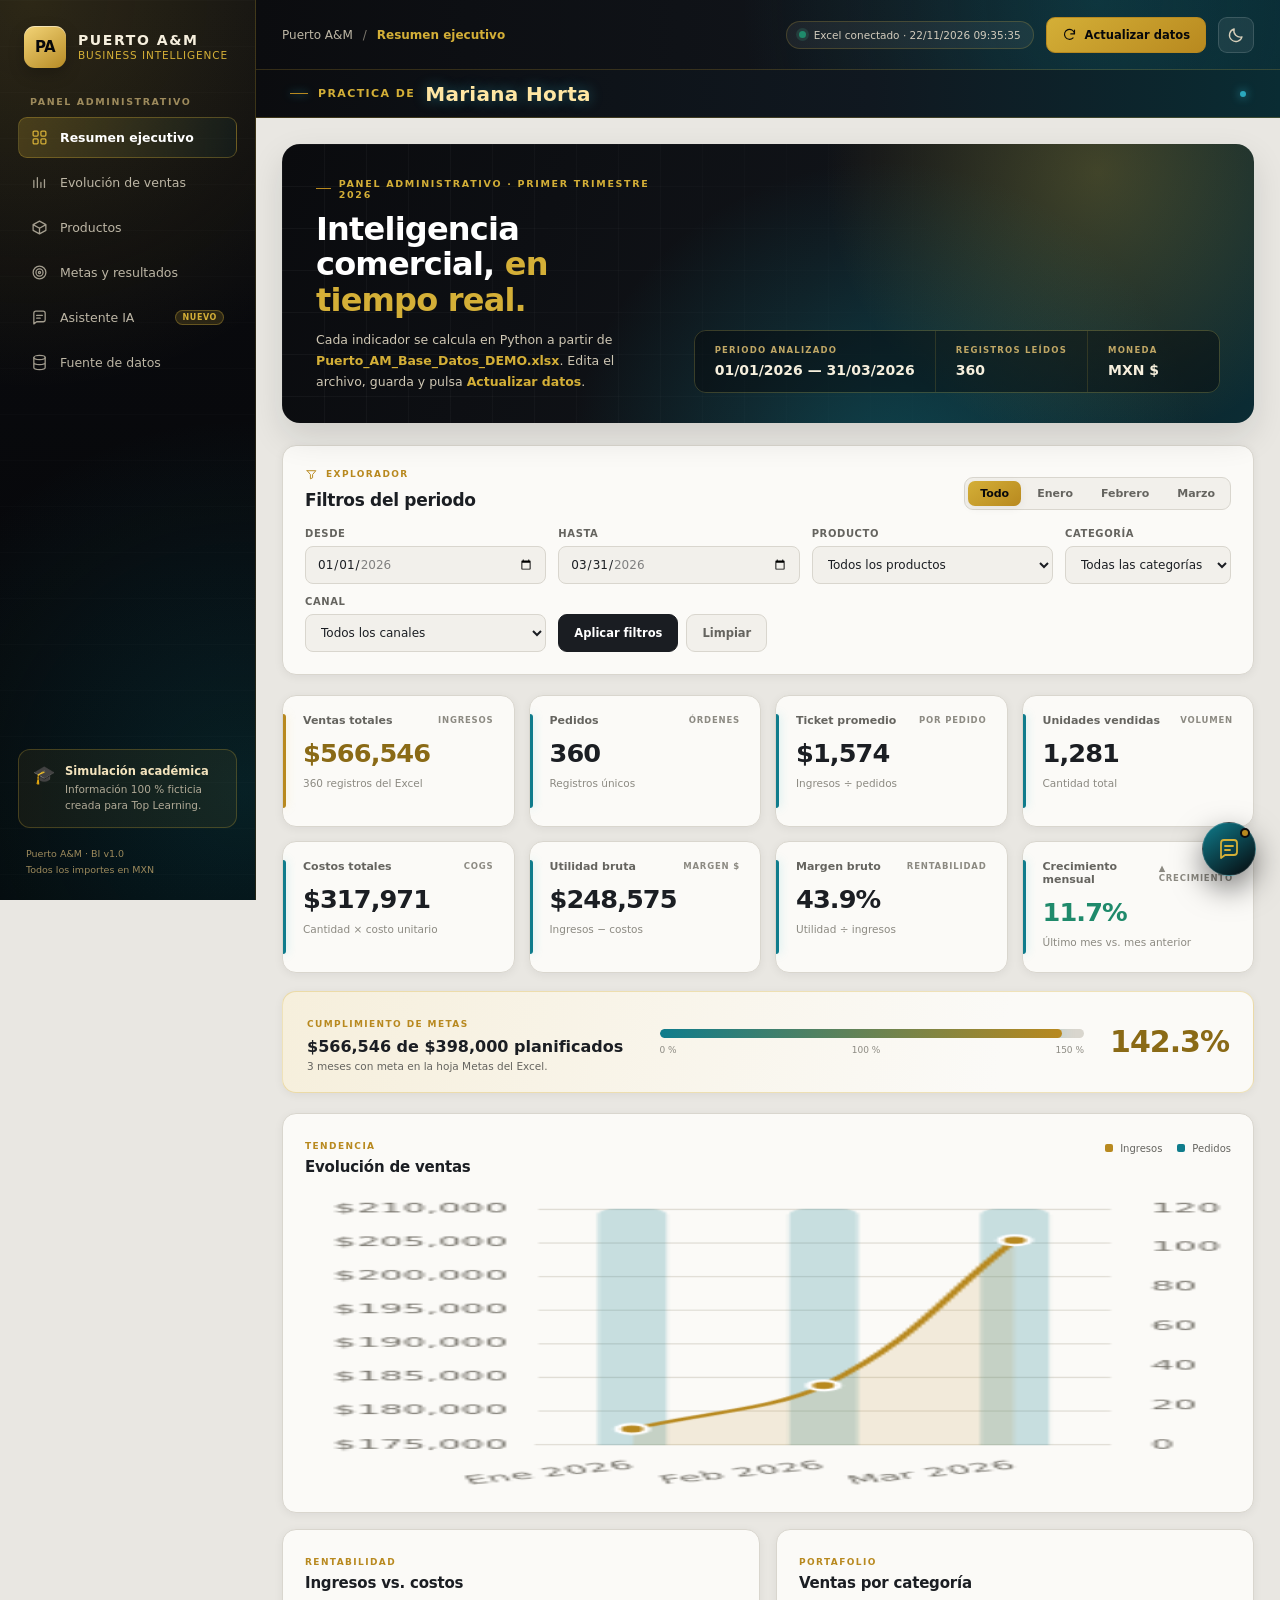
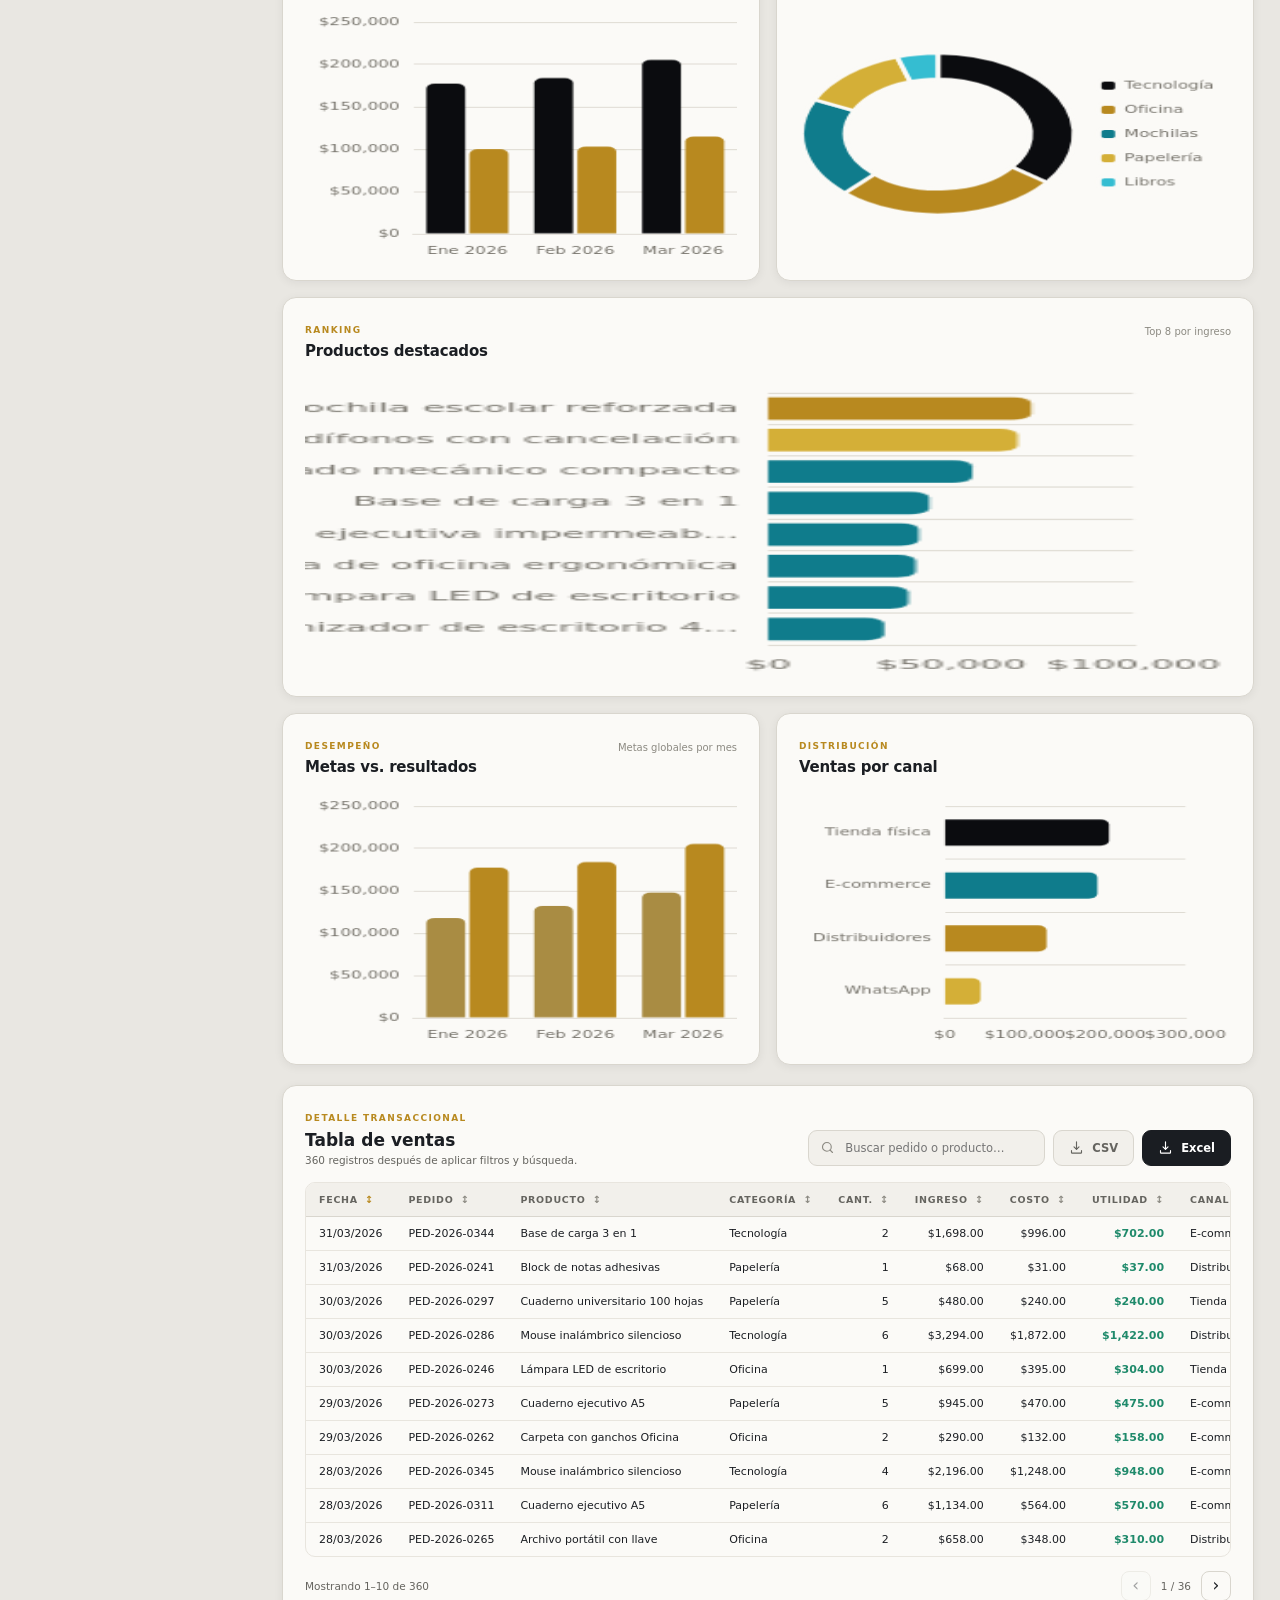
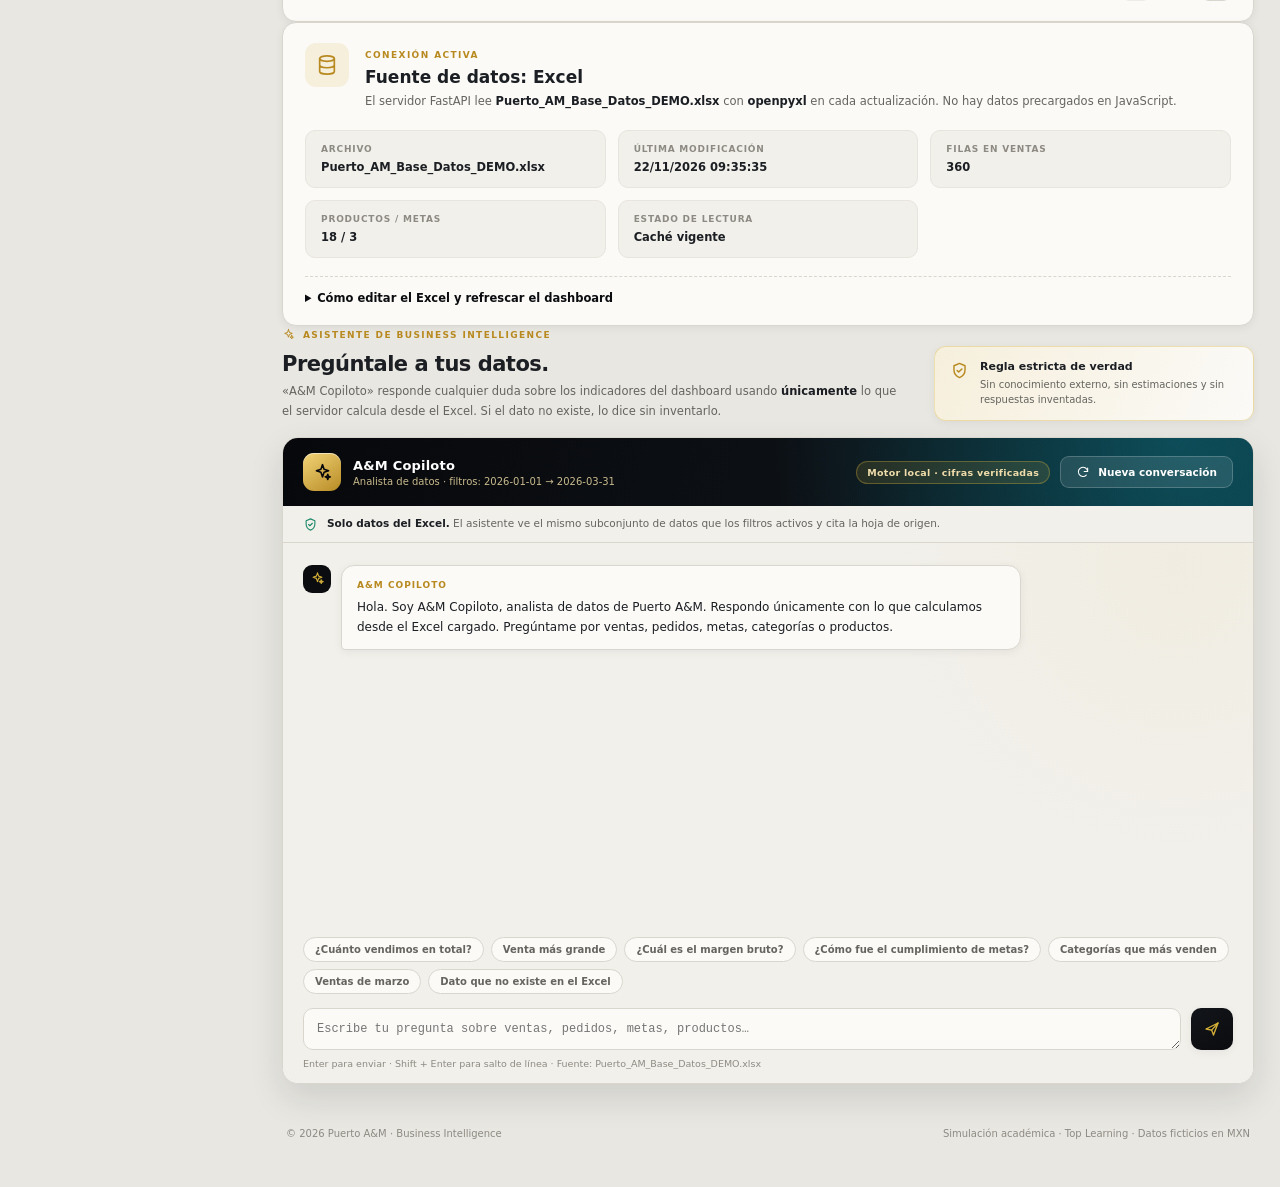
<file: index.html>
<!DOCTYPE html>
<html lang="es" data-theme="light">
<head>
  <meta charset="UTF-8">
  <meta name="viewport" content="width=device-width, initial-scale=1.0">
  <meta name="description" content="Puerto A&M Business Intelligence · dashboard conectado a Excel con datos ficticios para práctica académica.">
  <meta name="theme-color" content="#050608">
  <title>Puerto A&M | Business Intelligence</title>
  <link rel="stylesheet" href="styles.css">
</head>
<body>
  <svg class="sprite" aria-hidden="true" xmlns="http://www.w3.org/2000/svg">
    <symbol id="i-grid" viewBox="0 0 24 24"><rect x="3" y="3" width="7" height="7" rx="1.5"/><rect x="14" y="3" width="7" height="7" rx="1.5"/><rect x="3" y="14" width="7" height="7" rx="1.5"/><rect x="14" y="14" width="7" height="7" rx="1.5"/></symbol>
    <symbol id="i-chart" viewBox="0 0 24 24"><path d="M4 19V9m5 10V5m5 14v-7m5 7V8"/></symbol>
    <symbol id="i-box" viewBox="0 0 24 24"><path d="M12 3 3 8l9 5 9-5-9-5Zm-9 5v8l9 5 9-5V8M12 13v8"/></symbol>
    <symbol id="i-target" viewBox="0 0 24 24"><circle cx="12" cy="12" r="9"/><circle cx="12" cy="12" r="5"/><circle cx="12" cy="12" r="1.5"/></symbol>
    <symbol id="i-db" viewBox="0 0 24 24"><ellipse cx="12" cy="5" rx="8" ry="3"/><path d="M4 5v14c0 1.7 3.6 3 8 3s8-1.3 8-3V5M4 12c0 1.7 3.6 3 8 3s8-1.3 8-3"/></symbol>
    <symbol id="i-refresh" viewBox="0 0 24 24"><path d="M20 11a8 8 0 1 0-2.3 6.4M20 5v6h-6"/></symbol>
    <symbol id="i-download" viewBox="0 0 24 24"><path d="M12 3v12m0 0 4-4m-4 4-4-4M4 17v3a1 1 0 0 0 1 1h14a1 1 0 0 0 1-1v-3"/></symbol>
    <symbol id="i-search" viewBox="0 0 24 24"><circle cx="11" cy="11" r="7"/><path d="m20 20-4-4"/></symbol>
    <symbol id="i-menu" viewBox="0 0 24 24"><path d="M4 7h16M4 12h16M4 17h16"/></symbol>
    <symbol id="i-close" viewBox="0 0 24 24"><path d="M6 6l12 12M18 6 6 18"/></symbol>
    <symbol id="i-moon" viewBox="0 0 24 24"><path d="M20 14.5A8.5 8.5 0 0 1 9.5 4 8.5 8.5 0 1 0 20 14.5Z"/></symbol>
    <symbol id="i-sun" viewBox="0 0 24 24"><circle cx="12" cy="12" r="4"/><path d="M12 2v2m0 16v2M2 12h2m16 0h2M4.9 4.9l1.4 1.4m11.4 11.4 1.4 1.4M19.1 4.9l-1.4 1.4M6.3 17.7l-1.4 1.4"/></symbol>
    <symbol id="i-filter" viewBox="0 0 24 24"><path d="M4 5h16l-6 7v6l-4 2v-8L4 5Z"/></symbol>
    <symbol id="i-arrow" viewBox="0 0 24 24"><path d="M5 12h14m-5-5 5 5-5 5"/></symbol>
    <symbol id="i-chat" viewBox="0 0 24 24"><path d="M20 15a3 3 0 0 1-3 3H8l-4 3V6a3 3 0 0 1 3-3h10a3 3 0 0 1 3 3v9Z"/><path d="M8 9h8M8 13h5"/></symbol>
    <symbol id="i-spark" viewBox="0 0 24 24"><path d="m12 3 1.8 5.2L19 10l-5.2 1.8L12 17l-1.8-5.2L5 10l5.2-1.8L12 3Zm6 11 .8 2.2L21 17l-2.2.8L18 20l-.8-2.2L15 17l2.2-.8L18 14Z"/></symbol>
    <symbol id="i-send" viewBox="0 0 24 24"><path d="m4 12 16-8-6 16-2.5-6.5L4 12Z"/><path d="m11.5 13.5 8.5-9.5"/></symbol>
    <symbol id="i-shield" viewBox="0 0 24 24"><path d="M12 3 5 6v5c0 4.4 2.9 8.2 7 10 4.1-1.8 7-5.6 7-10V6l-7-3Z"/><path d="m9 12 2 2 4-4"/></symbol>
  </svg>

  <div class="app-shell">
    <div class="sidebar-backdrop" id="sidebarBackdrop" hidden></div>
    <aside class="sidebar" id="sidebar">
      <div class="brand">
        <div class="brand-mark" aria-hidden="true"><span>PA</span></div>
        <div class="brand-copy">
          <strong>PUERTO A&amp;M</strong>
          <span>Business Intelligence</span>
        </div>
        <button class="icon-button sidebar-close" id="sidebarClose" type="button" aria-label="Cerrar menú">
          <svg class="icon"><use href="#i-close"/></svg>
        </button>
      </div>

      <div class="nav-label">PANEL ADMINISTRATIVO</div>
      <nav class="nav" aria-label="Navegación principal">
        <a class="nav-item is-active" href="#resumen" data-section="resumen">
          <svg class="icon"><use href="#i-grid"/></svg><span>Resumen ejecutivo</span>
        </a>
        <a class="nav-item" href="#ventas" data-section="ventas">
          <svg class="icon"><use href="#i-chart"/></svg><span>Evolución de ventas</span>
        </a>
        <a class="nav-item" href="#productos" data-section="productos">
          <svg class="icon"><use href="#i-box"/></svg><span>Productos</span>
        </a>
        <a class="nav-item" href="#metas" data-section="metas">
          <svg class="icon"><use href="#i-target"/></svg><span>Metas y resultados</span>
        </a>
        <a class="nav-item" href="#asistente" data-section="asistente">
          <svg class="icon"><use href="#i-chat"/></svg><span>Asistente IA</span>
          <span class="nav-badge">NUEVO</span>
        </a>
        <a class="nav-item" href="#fuente" data-section="fuente">
          <svg class="icon"><use href="#i-db"/></svg><span>Fuente de datos</span>
        </a>
      </nav>

      <div class="sidebar-spacer"></div>
      <div class="sidebar-note">
        <div class="note-icon">🎓</div>
        <div>
          <strong>Simulación académica</strong>
          <p>Información 100 % ficticia creada para Top Learning.</p>
        </div>
      </div>
      <div class="sidebar-footer">Puerto A&amp;M · BI v1.0<br>Todos los importes en MXN</div>
    </aside>

    <div class="main-area">
      <header class="topbar">
        <button class="icon-button menu-button" id="menuButton" type="button" aria-label="Abrir menú">
          <svg class="icon"><use href="#i-menu"/></svg>
        </button>
        <div class="breadcrumb">
          <span>Puerto A&amp;M</span><b>/</b><strong id="crumbTitle">Resumen ejecutivo</strong>
        </div>
        <div class="topbar-actions">
          <div class="source-status" id="sourceStatus" title="Estado de la conexión con el Excel">
            <span class="status-dot" id="statusDot"></span>
            <span id="sourceLabel">Conectando con Excel…</span>
          </div>
          <button class="btn btn-primary" id="refreshButton" type="button">
            <svg class="icon"><use href="#i-refresh"/></svg><span>Actualizar datos</span>
          </button>
          <button class="icon-button" id="themeButton" type="button" aria-label="Cambiar tema" title="Cambiar tema">
            <svg class="icon"><use href="#i-moon"/></svg>
          </button>
        </div>
      </header>

      <div class="practice-name">Practica de <strong>Mariana Horta</strong></div>

      <main class="content">
        <section class="hero" id="resumen">
          <div class="hero-copy">
            <span class="eyebrow"><i></i> PANEL ADMINISTRATIVO · PRIMER TRIMESTRE 2026</span>
            <h1>Inteligencia comercial, <em>en tiempo real.</em></h1>
            <p>Cada indicador se calcula en Python a partir de <strong>Puerto_AM_Base_Datos_DEMO.xlsx</strong>. Edita el archivo, guarda y pulsa <strong>Actualizar datos</strong>.</p>
          </div>
          <div class="hero-facts">
            <div class="fact"><span>PERIODO ANALIZADO</span><strong id="factPeriod">—</strong></div>
            <div class="fact"><span>REGISTROS LEÍDOS</span><strong id="factRecords">—</strong></div>
            <div class="fact"><span>MONEDA</span><strong>MXN $</strong></div>
          </div>
        </section>

        <div class="error-banner" id="errorBanner" hidden role="alert">
          <strong>No se pudo leer el Excel.</strong>
          <span id="errorDetail"></span>
          <button class="text-button" id="retryButton" type="button">Reintentar</button>
        </div>

        <section class="filter-card" aria-label="Filtros del dashboard">
          <div class="filter-head">
            <div>
              <span class="eyebrow small"><svg class="icon"><use href="#i-filter"/></svg> EXPLORADOR</span>
              <h2>Filtros del periodo</h2>
            </div>
            <div class="quick-ranges" id="quickRanges" role="group" aria-label="Rangos rápidos">
              <button type="button" data-range="all" class="is-active">Todo</button>
              <button type="button" data-range="2026-01">Enero</button>
              <button type="button" data-range="2026-02">Febrero</button>
              <button type="button" data-range="2026-03">Marzo</button>
            </div>
          </div>
          <div class="filter-grid">
            <label class="field"><span>Desde</span><input type="date" id="dateFrom"></label>
            <label class="field"><span>Hasta</span><input type="date" id="dateTo"></label>
            <label class="field"><span>Producto</span><select id="productFilter"><option value="">Todos los productos</option></select></label>
            <label class="field"><span>Categoría</span><select id="categoryFilter"><option value="">Todas las categorías</option></select></label>
            <label class="field"><span>Canal</span><select id="channelFilter"><option value="">Todos los canales</option></select></label>
            <div class="filter-actions">
              <button class="btn btn-dark" id="applyFilters" type="button">Aplicar filtros</button>
              <button class="btn btn-quiet" id="clearFilters" type="button">Limpiar</button>
            </div>
          </div>
        </section>

        <section class="kpi-grid" aria-label="Indicadores clave">
          <article class="kpi-card accent"><div class="kpi-top"><span>Ventas totales</span><span class="kpi-tag">Ingresos</span></div><strong class="kpi-value" id="kpiIngresos">—</strong><span class="kpi-sub" id="kpiIngresosSub">Suma del periodo filtrado</span></article>
          <article class="kpi-card"><div class="kpi-top"><span>Pedidos</span><span class="kpi-tag">Órdenes</span></div><strong class="kpi-value" id="kpiPedidos">—</strong><span class="kpi-sub" id="kpiPedidosSub">Registros únicos</span></article>
          <article class="kpi-card"><div class="kpi-top"><span>Ticket promedio</span><span class="kpi-tag">Por pedido</span></div><strong class="kpi-value" id="kpiTicket">—</strong><span class="kpi-sub">Ingresos ÷ pedidos</span></article>
          <article class="kpi-card"><div class="kpi-top"><span>Unidades vendidas</span><span class="kpi-tag">Volumen</span></div><strong class="kpi-value" id="kpiUnidades">—</strong><span class="kpi-sub" id="kpiUnidadesSub">Cantidad total</span></article>
          <article class="kpi-card"><div class="kpi-top"><span>Costos totales</span><span class="kpi-tag">COGS</span></div><strong class="kpi-value" id="kpiCostos">—</strong><span class="kpi-sub">Cantidad × costo unitario</span></article>
          <article class="kpi-card"><div class="kpi-top"><span>Utilidad bruta</span><span class="kpi-tag">Margen $</span></div><strong class="kpi-value" id="kpiUtilidad">—</strong><span class="kpi-sub">Ingresos − costos</span></article>
          <article class="kpi-card"><div class="kpi-top"><span>Margen bruto</span><span class="kpi-tag">Rentabilidad</span></div><strong class="kpi-value" id="kpiMargen">—</strong><span class="kpi-sub">Utilidad ÷ ingresos</span></article>
          <article class="kpi-card"><div class="kpi-top"><span>Crecimiento mensual</span><span class="kpi-tag" id="growthTag">Mgto.</span></div><strong class="kpi-value" id="kpiCrecimiento">—</strong><span class="kpi-sub" id="kpiCrecimientoSub">Último mes vs. anterior</span></article>
        </section>

        <section class="attainment-strip">
          <div class="attainment-copy">
            <span class="eyebrow small">CUMPLIMIENTO DE METAS</span>
            <h2 id="attainmentTitle">—</h2>
            <p id="attainmentSub">Ingresos reales frente a metas mensuales de la hoja <strong>Metas</strong>.</p>
          </div>
          <div class="attainment-bar">
            <div class="attainment-track"><div class="attainment-fill" id="attainmentFill"></div></div>
            <div class="attainment-scale"><span>0 %</span><span>100 %</span><span>150 %</span></div>
          </div>
          <div class="attainment-value" id="attainmentValue">—</div>
        </section>

        <section class="charts-grid">
          <article class="panel chart-panel span-8" id="ventas">
            <div class="panel-head">
              <div><span class="eyebrow small">TENDENCIA</span><h3>Evolución de ventas</h3></div>
              <div class="legend-custom"><span class="dot gold"></span> Ingresos <span class="dot petroleum"></span> Pedidos</div>
            </div>
            <div class="chart-box tall"><canvas id="trendChart"></canvas><div class="chart-empty" hidden>Sin datos para el filtro seleccionado.</div></div>
          </article>

          <article class="panel chart-panel span-4">
            <div class="panel-head"><div><span class="eyebrow small">RENTABILIDAD</span><h3>Ingresos vs. costos</h3></div></div>
            <div class="chart-box"><canvas id="revenueCostChart"></canvas><div class="chart-empty" hidden>Sin datos para el filtro seleccionado.</div></div>
          </article>

          <article class="panel chart-panel span-4" id="categorias">
            <div class="panel-head"><div><span class="eyebrow small">PORTAFOLIO</span><h3>Ventas por categoría</h3></div></div>
            <div class="chart-box"><canvas id="categoryChart"></canvas><div class="chart-empty" hidden>Sin datos para el filtro seleccionado.</div></div>
          </article>

          <article class="panel chart-panel span-8" id="productos">
            <div class="panel-head">
              <div><span class="eyebrow small">RANKING</span><h3>Productos destacados</h3></div>
              <span class="panel-note">Top 8 por ingreso</span>
            </div>
            <div class="chart-box tall"><canvas id="productsChart"></canvas><div class="chart-empty" hidden>Sin datos para el filtro seleccionado.</div></div>
          </article>

          <article class="panel chart-panel span-6" id="metas">
            <div class="panel-head">
              <div><span class="eyebrow small">DESEMPEÑO</span><h3>Metas vs. resultados</h3></div>
              <span class="panel-note">Metas globales por mes</span>
            </div>
            <div class="chart-box"><canvas id="goalsChart"></canvas><div class="chart-empty" hidden>Sin datos para el filtro seleccionado.</div></div>
          </article>

          <article class="panel chart-panel span-6">
            <div class="panel-head"><div><span class="eyebrow small">DISTRIBUCIÓN</span><h3>Ventas por canal</h3></div></div>
            <div class="chart-box"><canvas id="channelsChart"></canvas><div class="chart-empty" hidden>Sin datos para el filtro seleccionado.</div></div>
          </article>
        </section>

        <section class="panel table-panel" id="tabla">
          <div class="table-head">
            <div><span class="eyebrow small">DETALLE TRANSACCIONAL</span><h2>Tabla de ventas</h2><p id="tableSummary">—</p></div>
            <div class="table-actions">
              <label class="search-box"><svg class="icon"><use href="#i-search"/></svg><input type="search" id="tableSearch" placeholder="Buscar pedido o producto…"></label>
              <button class="btn btn-quiet" id="exportCsv" type="button"><svg class="icon"><use href="#i-download"/></svg> CSV</button>
              <button class="btn btn-dark" id="exportXlsx" type="button"><svg class="icon"><use href="#i-download"/></svg> Excel</button>
            </div>
          </div>
          <div class="table-scroll">
            <table>
              <thead><tr>
                <th data-sort="fecha">Fecha <span class="sort-mark">↕</span></th>
                <th data-sort="pedido">Pedido <span class="sort-mark">↕</span></th>
                <th data-sort="producto">Producto <span class="sort-mark">↕</span></th>
                <th data-sort="categoria">Categoría <span class="sort-mark">↕</span></th>
                <th class="num" data-sort="cantidad">Cant. <span class="sort-mark">↕</span></th>
                <th class="num" data-sort="ingreso">Ingreso <span class="sort-mark">↕</span></th>
                <th class="num" data-sort="costo">Costo <span class="sort-mark">↕</span></th>
                <th class="num" data-sort="utilidad">Utilidad <span class="sort-mark">↕</span></th>
                <th>Canal</th>
              </tr></thead>
              <tbody id="salesBody"><tr><td colspan="9" class="loading-row">Cargando datos del Excel…</td></tr></tbody>
            </table>
          </div>
          <div class="table-footer">
            <span id="tableInfo">—</span>
            <div class="pagination">
              <button class="page-btn" id="prevPage" type="button" aria-label="Página anterior">‹</button>
              <span id="pageLabel">1 / 1</span>
              <button class="page-btn" id="nextPage" type="button" aria-label="Página siguiente">›</button>
            </div>
          </div>
        </section>

        <section class="panel source-panel" id="fuente">
          <div class="source-main">
            <div class="source-icon"><svg class="icon"><use href="#i-db"/></svg></div>
            <div>
              <span class="eyebrow small">CONEXIÓN ACTIVA</span>
              <h2>Fuente de datos: Excel</h2>
              <p>El servidor FastAPI lee <strong id="fileName">—</strong> con <strong>openpyxl</strong> en cada actualización. No hay datos precargados en JavaScript.</p>
            </div>
          </div>
          <dl class="source-facts">
            <div><dt>Archivo</dt><dd id="sourceFile">—</dd></div>
            <div><dt>Última modificación</dt><dd id="sourceModified">—</dd></div>
            <div><dt>Filas en Ventas</dt><dd id="sourceRows">—</dd></div>
            <div><dt>Productos / Metas</dt><dd id="sourceCounts">—</dd></div>
            <div><dt>Estado de lectura</dt><dd id="sourceCache">—</dd></div>
          </dl>
          <details class="source-help">
            <summary>Cómo editar el Excel y refrescar el dashboard</summary>
            <ol>
              <li>Abre <code>data/Puerto_AM_Base_Datos_DEMO.xlsx</code> en Excel.</li>
              <li>Modifica cantidades, precios o costos en la hoja <strong>Ventas</strong> y guarda (Ctrl + S).</li>
              <li>Vuelve al dashboard y pulsa <strong>Actualizar datos</strong> en la barra superior.</li>
              <li>Los KPIs, gráficos y la tabla se recalculan desde el archivo guardado.</li>
            </ol>
            <p class="disclaimer">Todo lo mostrado es información ficticia para práctica académica de Top Learning. No representa operaciones reales de Puerto A&amp;M.</p>
          </details>
        </section>

        <section class="chat-section" id="asistente">
          <div class="chat-intro">
            <div>
              <span class="eyebrow small"><svg class="icon"><use href="#i-spark"/></svg> ASISTENTE DE BUSINESS INTELLIGENCE</span>
              <h2>Pregúntale a tus datos.</h2>
              <p>«A&M Copiloto» responde cualquier duda sobre los indicadores del dashboard usando <strong>únicamente</strong> lo que el servidor calcula desde el Excel. Si el dato no existe, lo dice sin inventarlo.</p>
            </div>
            <div class="chat-rule">
              <svg class="icon"><use href="#i-shield"/></svg>
              <div><strong>Regla estricta de verdad</strong><span>Sin conocimiento externo, sin estimaciones y sin respuestas inventadas.</span></div>
            </div>
          </div>

          <div class="chat-panel">
            <header class="chat-header">
              <div class="chat-avatar"><svg class="icon"><use href="#i-spark"/></svg></div>
              <div class="chat-identity">
                <strong>A&M Copiloto</strong>
                <span id="chatScope">Analista de datos · respuesta fundamentada</span>
              </div>
              <div class="chat-header-actions">
                <span class="chat-mode" id="chatMode">Motor local · cifras verificadas</span>
                <button class="btn btn-quiet" id="chatReset" type="button">
                  <svg class="icon"><use href="#i-refresh"/></svg> Nueva conversación
                </button>
              </div>
            </header>

            <div class="chat-rule-bar">
              <svg class="icon"><use href="#i-shield"/></svg>
              <span><strong>Solo datos del Excel.</strong> El asistente ve el mismo subconjunto de datos que los filtros activos y cita la hoja de origen.</span>
            </div>

            <div class="chat-messages" id="chatMessages" role="log" aria-live="polite" aria-label="Conversación con A&M Copiloto"></div>

            <div class="chat-suggestions" id="chatSuggestions" aria-label="Preguntas sugeridas">
              <button type="button" data-question="¿Cuánto vendimos en total?">¿Cuánto vendimos en total?</button>
              <button type="button" data-question="¿Cuál fue la venta más grande?">Venta más grande</button>
              <button type="button" data-question="¿Cuál es el margen bruto?">¿Cuál es el margen bruto?</button>
              <button type="button" data-question="¿Cómo fue el cumplimiento de metas?">¿Cómo fue el cumplimiento de metas?</button>
              <button type="button" data-question="¿Cuáles son las categorías que más venden?">Categorías que más venden</button>
              <button type="button" data-question="¿Cuánto vendimos en marzo?">Ventas de marzo</button>
              <button type="button" data-question="¿Quién es el cliente más importante?">Dato que no existe en el Excel</button>
            </div>

            <form class="chat-composer" id="chatForm">
              <textarea id="chatInput" rows="1" maxlength="500" placeholder="Escribe tu pregunta sobre ventas, pedidos, metas, productos…" aria-label="Escribe tu pregunta"></textarea>
              <button class="chat-send" id="chatSend" type="submit" aria-label="Enviar mensaje" title="Enviar mensaje">
                <svg class="icon"><use href="#i-send"/></svg>
              </button>
            </form>
            <div class="chat-footnote">Enter para enviar · Shift + Enter para salto de línea · Fuente: <span id="chatFileName">Excel</span></div>
          </div>
        </section>

        <footer class="page-footer">
          <span>© 2026 Puerto A&amp;M · Business Intelligence</span>
          <span>Simulación académica · Top Learning · Datos ficticios en MXN</span>
        </footer>
      </main>
    </div>
  </div>

  <button class="chat-fab" id="chatFab" type="button" aria-label="Ir al asistente IA" title="Abrir asistente IA">
    <svg class="icon"><use href="#i-chat"/></svg><span class="fab-dot"></span>
  </button>

  <div class="toast" id="toast" hidden role="status" aria-live="polite"></div>
  <script src="vendor/chart.umd.min.js"></script>
  <script src="vendor/xlsx.full.min.js"></script>
  <script src="static-bridge.js"></script>
  <script src="app.js"></script>
</body>
</html>
</file>
<file: styles.css>
/* ============================================================
   Puerto A&M · Business Intelligence
   Fondo gris perlado, encabezados negros, dorado y azul pavo.
   ============================================================ */

:root {
  --petroleum: #0b0c0f;
  --petroleum-2: #12151a;
  --petroleum-3: #0f7c8c;
  --peacock: #0f7c8c;
  --peacock-2: #2aa8bd;
  --peacock-soft: #dceef1;
  --graphite: #1a1d22;
  --ink: #1b1e23;
  --muted: #65645f;
  --faint: #8c8a82;
  --warm: #e9e7e2;
  --surface: #fbfaf7;
  --surface-2: #f2f0eb;
  --line: #d9d6ce;
  --line-soft: #e8e5de;
  --gold: #b8891f;
  --gold-2: #d4af37;
  --gold-ink: #8a6a16;
  --gold-soft: #f6efdc;
  --green: #1f8a6b;
  --green-soft: #e4f2ec;
  --red: #b8503b;
  --red-soft: #f8e8e3;
  --shadow-sm: 0 2px 10px rgba(20, 22, 26, .06);
  --shadow-md: 0 14px 34px rgba(20, 22, 26, .12);
  --radius: 14px;
  --font: "Aptos", "Segoe UI", system-ui, -apple-system, sans-serif;
  --chart-grid: #dedbd3;
  --chart-text: #77746c;
}

html[data-theme="dark"] {
  --petroleum: #050608;
  --petroleum-2: #091319;
  --petroleum-3: #1597ab;
  --peacock: #1597ab;
  --peacock-2: #55d6e8;
  --peacock-soft: #0b2b31;
  --ink: #f3ecdc;
  --muted: #b3ac9a;
  --faint: #827d70;
  --warm: #020304;
  --surface: #090b0e;
  --surface-2: #0e1014;
  --line: #23252b;
  --line-soft: #191b20;
  --gold: #d4af37;
  --gold-2: #f3d477;
  --gold-ink: #f3d477;
  --gold-soft: #241d0d;
  --green: #4bc9a3;
  --green-soft: #0a241e;
  --red: #e07a62;
  --red-soft: #2e1512;
  --chart-grid: #1d2026;
  --chart-text: #a9a294;
  --shadow-md: 0 16px 38px rgba(0, 0, 0, .6);
}

* { box-sizing: border-box; }
html { scroll-behavior: smooth; }
body {
  margin: 0;
  min-width: 320px;
  font-family: var(--font);
  color: var(--ink);
  background: var(--warm);
  -webkit-font-smoothing: antialiased;
}
button, input, select { font: inherit; }
button { cursor: pointer; }
a { color: inherit; text-decoration: none; }
.sprite { position: absolute; width: 0; height: 0; overflow: hidden; }
.icon {
  width: 18px; height: 18px; flex: none;
  fill: none; stroke: currentColor; stroke-width: 1.8;
  stroke-linecap: round; stroke-linejoin: round;
}
[hidden] { display: none !important; }

/* ---------- Shell ---------- */
.app-shell { display: flex; min-height: 100vh; }
.sidebar {
  position: fixed; inset: 0 auto 0 0; z-index: 60;
  width: 256px; display: flex; flex-direction: column;
  padding: 26px 18px 22px;
  color: #ece4d2;
  background:
    radial-gradient(circle at 12% 0%, rgba(212,175,55,.17), transparent 42%),
    radial-gradient(circle at 96% 88%, rgba(15,124,140,.22), transparent 45%),
    linear-gradient(180deg, #0b0c10 0%, #07080b 62%, #040507 100%);
  border-right: 1px solid rgba(212,175,55,.14);
}
.sidebar::after {
  content: ""; position: absolute; inset: 0; pointer-events: none;
  background-image: linear-gradient(rgba(255,255,255,.025) 1px, transparent 1px);
  background-size: 100% 46px; opacity: .5;
}
.sidebar > * { position: relative; z-index: 1; }
.brand { display: flex; align-items: center; gap: 12px; padding: 0 6px 28px; }
.brand-mark {
  width: 42px; height: 42px; flex: none; border-radius: 11px;
  display: grid; place-items: center;
  background: linear-gradient(145deg, #f3d477, #b78b25);
  color: #07080b; font-weight: 800; font-size: 15px; letter-spacing: -.5px;
  box-shadow: inset 0 1px 0 rgba(255,255,255,.5), 0 6px 16px rgba(0,0,0,.22);
}
.brand-copy { display: flex; flex-direction: column; line-height: 1.25; min-width: 0; }
.brand-copy strong { font-size: 14px; letter-spacing: 1.6px; color: #f6efdd; }
.brand-copy span { font-size: 10.5px; letter-spacing: .9px; color: var(--gold-2); text-transform: uppercase; }
.sidebar-close { display: none !important; margin-left: auto; color: #ece4d2; }

.nav-label {
  padding: 0 12px 10px; font-size: 9.5px; font-weight: 700;
  letter-spacing: 1.6px; color: #9d8a5c;
}
.nav { display: flex; flex-direction: column; gap: 4px; }
.nav-item {
  display: flex; align-items: center; gap: 12px;
  padding: 11px 12px; border-radius: 9px;
  font-size: 12.5px; font-weight: 500; color: #bdb6a5;
  border: 1px solid transparent; transition: .2s ease;
}
.nav-item .icon { width: 17px; height: 17px; opacity: .85; }
.nav-item:hover { background: rgba(212,175,55,.1); color: #fff; }
.nav-item.is-active {
  background: linear-gradient(90deg, rgba(212,175,55,.22), rgba(15,124,140,.07));
  border-color: rgba(212,175,55,.32);
  color: #fff; font-weight: 600;
}
.nav-item.is-active .icon { color: var(--gold-2); opacity: 1; }
.nav-badge {
  margin-left: auto; padding: 2px 6px; border-radius: 999px;
  border: 1px solid rgba(212,175,55,.35); background: rgba(212,175,55,.16);
  color: var(--gold-2); font-size: 8px; font-weight: 800; letter-spacing: .6px;
}
.sidebar-spacer { flex: 1; min-height: 24px; }
.sidebar-note {
  display: flex; gap: 10px; padding: 14px;
  border: 1px solid rgba(212,175,55,.26); border-radius: 12px;
  background: rgba(212,175,55,.07);
}
.note-icon { font-size: 18px; }
.sidebar-note strong { display: block; font-size: 11.5px; color: #f3e3bd; }
.sidebar-note p { margin: 4px 0 0; font-size: 10.5px; line-height: 1.45; color: #b0a996; }
.sidebar-footer { padding: 18px 8px 0; font-size: 9.5px; line-height: 1.7; color: #9d8a5c; }
.sidebar-backdrop { position: fixed; inset: 0; z-index: 55; background: rgba(5,6,8,.7); backdrop-filter: blur(2px); }

.main-area { flex: 1; min-width: 0; margin-left: 256px; }
.topbar {
  position: sticky; top: 0; z-index: 40;
  min-height: 70px; display: flex; align-items: center; gap: 18px;
  padding: 0 34px;
  color: #e9e1cd;
  background:
    radial-gradient(circle at 82% 0%, rgba(15,124,140,.26), transparent 42%),
    linear-gradient(90deg, #0b0c0f 0%, #11151b 62%, #0a242b 100%);
  backdrop-filter: blur(14px); border-bottom: 1px solid rgba(212,175,55,.2);
}
.topbar .breadcrumb { color: #bdb6a5; }
.topbar .breadcrumb b { color: #7d786d; }
.topbar .breadcrumb strong { color: var(--gold-2); }
.topbar .source-status {
  background: rgba(255,255,255,.06); border-color: rgba(212,175,55,.22); color: #d2cbbc;
}
.topbar .icon-button { background: rgba(255,255,255,.07); border-color: rgba(255,255,255,.14); color: #d8cfba; }
.topbar .icon-button:hover { color: var(--gold-2); border-color: var(--gold-2); }
.practice-name {
  display: flex; align-items: center; gap: 10px;
  min-height: 48px; padding: 8px 34px;
  border-bottom: 1px solid rgba(212,175,55,.25);
  background: linear-gradient(90deg, #0b0c0f, #101820 60%, #0a2c33);
  color: var(--gold-2); font-size: 11px; font-weight: 700;
  letter-spacing: 1.4px; text-transform: uppercase;
}
.practice-name strong {
  font-size: 20px; line-height: 1; letter-spacing: .3px; font-weight: 800;
  color: #ffe6a3; text-transform: none;
  text-shadow: 0 0 14px rgba(53,189,209,.45);
}
.practice-name::before {
  content: ""; width: 18px; height: 1px; flex: none;
  background: var(--gold); box-shadow: 0 0 8px var(--peacock-2);
}
.practice-name::after {
  content: ""; width: 6px; height: 6px; margin-left: auto; flex: none;
  border-radius: 50%; background: var(--peacock-2);
  box-shadow: 0 0 10px var(--peacock-2);
}
.breadcrumb { display: flex; align-items: center; gap: 10px; font-size: 12px; color: var(--muted); white-space: nowrap; }
.breadcrumb b { color: var(--faint); font-weight: 400; }
.breadcrumb strong { color: var(--ink); font-weight: 650; }
.topbar-actions { margin-left: auto; display: flex; align-items: center; gap: 12px; }
.source-status {
  display: flex; align-items: center; gap: 8px; padding: 7px 12px;
  border: 1px solid var(--line); border-radius: 999px;
  font-size: 10.5px; color: var(--muted); background: var(--surface-2);
  max-width: 260px;
}
.source-status span:last-child { overflow: hidden; text-overflow: ellipsis; white-space: nowrap; }
.status-dot {
  width: 7px; height: 7px; border-radius: 50%; flex: none;
  background: var(--gold); box-shadow: 0 0 0 3px rgba(212,175,55,.18);
}
.source-status.ok .status-dot { background: var(--green); box-shadow: 0 0 0 3px rgba(75,201,163,.15); animation: dotPulse 2.4s infinite; }
.source-status.error .status-dot { background: var(--red); box-shadow: 0 0 0 3px rgba(224,122,98,.16); }
@keyframes dotPulse { 50% { box-shadow: 0 0 0 6px rgba(75,201,163,0); } }

.btn {
  display: inline-flex; align-items: center; justify-content: center; gap: 8px;
  height: 36px; padding: 0 15px; border-radius: 9px;
  border: 1px solid var(--line); background: var(--surface); color: var(--ink);
  font-size: 11.5px; font-weight: 650; white-space: nowrap; transition: .18s ease;
}
.btn .icon { width: 15px; height: 15px; }
.btn:hover { transform: translateY(-1px); box-shadow: var(--shadow-sm); }
.btn-primary {
  background: linear-gradient(145deg, var(--gold-2), var(--gold));
  border-color: var(--gold); color: #07080b; font-weight: 750;
}
.btn-primary:hover { filter: brightness(1.08); }
.btn-primary .icon { color: #07080b; }
.btn-dark { background: var(--graphite); border-color: var(--graphite); color: #fff; }
html[data-theme="dark"] .btn-dark { background: var(--petroleum-3); border-color: var(--petroleum-3); }
.btn-quiet { background: var(--surface-2); color: var(--muted); }
.icon-button {
  width: 36px; height: 36px; display: grid; place-items: center;
  border: 1px solid var(--line); border-radius: 9px;
  background: var(--surface); color: var(--muted); transition: .18s ease;
}
.icon-button:hover { color: var(--ink); border-color: var(--gold); }
.menu-button { display: none; }
.text-button { border: 0; background: none; color: var(--gold); font-size: 11.5px; font-weight: 700; padding: 4px; }

/* ---------- Content ---------- */
.content { max-width: 1640px; margin: 0 auto; padding: 30px 34px 54px; }
.hero {
  position: relative; overflow: hidden;
  display: flex; align-items: flex-end; justify-content: space-between; gap: 34px;
  padding: 30px 34px; margin-bottom: 22px; border-radius: 18px;
  color: #fff;
  background:
    radial-gradient(circle at 84% 10%, rgba(212,175,55,.26), transparent 32%),
    radial-gradient(circle at 62% 120%, rgba(15,124,140,.42), transparent 46%),
    linear-gradient(115deg, #0a0b0e 0%, #101318 54%, #0b2c34 100%);
  box-shadow: var(--shadow-md);
}
.hero::after {
  content: ""; position: absolute; inset: 0; pointer-events: none;
  background-image:
    linear-gradient(rgba(255,255,255,.04) 1px, transparent 1px),
    linear-gradient(90deg, rgba(255,255,255,.04) 1px, transparent 1px);
  background-size: 42px 42px;
  mask-image: linear-gradient(90deg, #000, transparent 78%);
}
.hero > * { position: relative; z-index: 1; }
.hero-copy { max-width: 660px; }
.eyebrow {
  display: inline-flex; align-items: center; gap: 8px;
  font-size: 9.5px; font-weight: 800; letter-spacing: 1.7px;
  color: var(--gold-2); text-transform: uppercase;
}
.eyebrow i { width: 16px; height: 1px; background: var(--gold); display: inline-block; }
.eyebrow.small { font-size: 9px; letter-spacing: 1.4px; color: var(--gold); }
.eyebrow.small .icon { width: 13px; height: 13px; }
.hero h1 { margin: 12px 0 10px; font-size: clamp(25px, 2.5vw, 38px); line-height: 1.12; letter-spacing: -.8px; font-weight: 650; }
.hero h1 em { font-style: normal; color: var(--gold-2); }
.hero p { margin: 0; font-size: 12.5px; line-height: 1.7; color: #cfc7b4; max-width: 610px; }
.hero p strong { color: var(--gold-2); font-weight: 650; }
.hero-facts { display: flex; gap: 0; flex: none; border: 1px solid rgba(212,175,55,.22); border-radius: 12px; overflow: hidden; }
.fact { padding: 14px 20px; min-width: 132px; background: rgba(5,6,8,.42); }
.fact + .fact { border-left: 1px solid rgba(212,175,55,.16); }
.fact span { display: block; font-size: 8.5px; letter-spacing: 1.2px; color: #c0a765; font-weight: 700; }
.fact strong { display: block; margin-top: 7px; font-size: 14px; color: #f6efdd; white-space: nowrap; }

.error-banner {
  display: flex; align-items: center; gap: 12px; flex-wrap: wrap;
  padding: 14px 18px; margin-bottom: 20px; border-radius: 12px;
  background: var(--red-soft); border: 1px solid rgba(224,122,98,.35);
  color: var(--red); font-size: 12px;
}
.error-banner strong { font-size: 12.5px; }

/* ---------- Filters ---------- */
.filter-card, .panel {
  background: var(--surface); border: 1px solid var(--line);
  border-radius: var(--radius); box-shadow: var(--shadow-sm);
}
.filter-card { padding: 20px 22px 22px; margin-bottom: 20px; }
.filter-head { display: flex; align-items: flex-end; justify-content: space-between; gap: 16px; margin-bottom: 18px; }
.filter-head h2 { margin: 5px 0 0; font-size: 17px; letter-spacing: -.3px; }
.quick-ranges { display: flex; gap: 4px; padding: 3px; border-radius: 9px; background: var(--surface-2); border: 1px solid var(--line); }
.quick-ranges button {
  border: 0; background: transparent; color: var(--muted);
  padding: 6px 12px; border-radius: 7px; font-size: 11px; font-weight: 600; transition: .18s ease;
}
.quick-ranges button:hover { color: var(--ink); }
.quick-ranges button.is-active {
  background: linear-gradient(145deg, var(--gold-2), var(--gold));
  color: #07080b; font-weight: 750; box-shadow: var(--shadow-sm);
}
.filter-grid { display: grid; grid-template-columns: repeat(5, minmax(0, 1fr)) auto; gap: 12px; align-items: end; }
.field { display: flex; flex-direction: column; gap: 7px; min-width: 0; }
.field > span { font-size: 10px; font-weight: 700; letter-spacing: .6px; color: var(--muted); text-transform: uppercase; }
.field input, .field select {
  width: 100%; height: 38px; padding: 0 11px;
  border: 1px solid var(--line); border-radius: 8px;
  background: var(--surface-2); color: var(--ink);
  font-size: 12px; outline: none; transition: .18s ease;
}
.field input:focus, .field select:focus { border-color: var(--gold); box-shadow: 0 0 0 3px rgba(212,175,55,.13); }
.filter-actions { display: flex; gap: 8px; }
.filter-actions .btn { height: 38px; }

/* ---------- KPIs ---------- */
.kpi-grid { display: grid; grid-template-columns: repeat(4, minmax(0, 1fr)); gap: 14px; margin-bottom: 18px; }
.kpi-card {
  position: relative; overflow: hidden;
  min-height: 132px; padding: 18px 20px;
  border: 1px solid var(--line); border-radius: var(--radius);
  background: var(--surface); box-shadow: var(--shadow-sm);
  animation: rise .5s both;
  transition: transform .2s ease, box-shadow .2s ease;
}
.kpi-card:nth-child(2) { animation-delay: .04s; }
.kpi-card:nth-child(3) { animation-delay: .08s; }
.kpi-card:nth-child(4) { animation-delay: .12s; }
.kpi-card:nth-child(5) { animation-delay: .16s; }
.kpi-card:nth-child(6) { animation-delay: .2s; }
.kpi-card:nth-child(7) { animation-delay: .24s; }
.kpi-card:nth-child(8) { animation-delay: .28s; }
.kpi-card:hover { transform: translateY(-3px); box-shadow: var(--shadow-md); }
.kpi-card::before {
  content: ""; position: absolute; left: 0; top: 18px; bottom: 18px;
  width: 3px; border-radius: 0 3px 3px 0; background: var(--peacock);
  box-shadow: 0 0 10px rgba(53,189,209,.35);
}
.kpi-card.accent::before { background: var(--gold); box-shadow: 0 0 10px rgba(243,212,119,.35); }
.kpi-top { display: flex; align-items: center; justify-content: space-between; gap: 8px; }
.kpi-top > span:first-child { font-size: 11px; font-weight: 650; color: var(--muted); }
.kpi-tag { font-size: 8.5px; font-weight: 800; letter-spacing: .8px; text-transform: uppercase; color: var(--faint); }
.kpi-value { display: block; margin: 12px 0 5px; font-size: clamp(21px, 2vw, 28px); letter-spacing: -.9px; line-height: 1.1; color: var(--ink); font-variant-numeric: tabular-nums; }
.kpi-card.accent .kpi-value { color: var(--gold-ink); }
.kpi-sub { font-size: 10.5px; color: var(--faint); }
.kpi-value.positive { color: var(--green); }
.kpi-value.negative { color: var(--red); }
@keyframes rise { from { opacity: 0; transform: translateY(10px); } to { opacity: 1; transform: translateY(0); } }

/* ---------- Attainment ---------- */
.attainment-strip {
  display: grid; grid-template-columns: minmax(220px, 1fr) minmax(200px, 1.3fr) auto;
  align-items: center; gap: 26px; padding: 20px 24px; margin-bottom: 20px;
  border-radius: var(--radius); border: 1px solid rgba(212,175,55,.32);
  background: linear-gradient(100deg, var(--gold-soft), var(--surface) 74%);
  box-shadow: var(--shadow-sm);
}
.attainment-copy h2 { margin: 6px 0 4px; font-size: 16px; }
.attainment-copy p { margin: 0; font-size: 10.5px; color: var(--muted); }
.attainment-track { height: 9px; border-radius: 99px; background: var(--line); overflow: hidden; }
.attainment-fill {
  height: 100%; width: 0; border-radius: 99px;
  background: linear-gradient(90deg, var(--peacock), var(--gold));
  box-shadow: 0 0 14px rgba(53,189,209,.35);
  transition: width .7s cubic-bezier(.2,.8,.2,1);
}
.attainment-scale { display: flex; justify-content: space-between; margin-top: 7px; font-size: 9px; color: var(--faint); }
.attainment-value { font-size: 30px; font-weight: 750; letter-spacing: -1px; color: var(--gold-ink); font-variant-numeric: tabular-nums; }

/* ---------- Charts ---------- */
.charts-grid { display: grid; grid-template-columns: repeat(12, minmax(0, 1fr)); gap: 16px; margin-bottom: 20px; }
.panel { padding: 20px 22px; }
.span-4 { grid-column: span 4; }
.span-6 { grid-column: span 6; }
.span-8 { grid-column: span 8; }
.chart-panel { min-width: 0; scroll-margin-top: 92px; }
.panel-head { display: flex; align-items: flex-start; justify-content: space-between; gap: 12px; margin-bottom: 16px; }
.panel-head h3 { margin: 5px 0 0; font-size: 15px; letter-spacing: -.2px; }
.panel-note { font-size: 10px; color: var(--faint); padding-top: 8px; }
.legend-custom { display: flex; align-items: center; gap: 7px; font-size: 10px; color: var(--muted); padding-top: 9px; }
.legend-custom .dot { width: 8px; height: 8px; border-radius: 2px; display: inline-block; }
.legend-custom .dot.gold { background: var(--gold); }
.legend-custom .dot.petroleum { background: var(--petroleum-3); margin-left: 8px; }
.chart-box { position: relative; height: 252px; }
.chart-box.tall { height: 300px; }
.chart-box canvas { width: 100% !important; height: 100% !important; }
.chart-empty { position: absolute; inset: 0; display: grid; place-items: center; font-size: 12px; color: var(--faint); }

/* ---------- Table ---------- */
.table-panel { scroll-margin-top: 92px; }
.table-head { display: flex; align-items: flex-end; justify-content: space-between; gap: 18px; margin-bottom: 16px; }
.table-head h2 { margin: 5px 0 4px; font-size: 17px; }
.table-head p { margin: 0; font-size: 10.5px; color: var(--muted); }
.table-actions { display: flex; align-items: center; gap: 8px; }
.search-box {
  display: flex; align-items: center; gap: 8px; height: 36px; padding: 0 11px;
  border: 1px solid var(--line); border-radius: 9px; background: var(--surface-2);
  color: var(--faint);
}
.search-box .icon { width: 15px; height: 15px; }
.search-box input { width: 190px; border: 0; outline: none; background: transparent; color: var(--ink); font-size: 11.5px; }
.table-scroll { overflow: auto; border: 1px solid var(--line-soft); border-radius: 10px; }
table { width: 100%; border-collapse: collapse; min-width: 880px; }
thead th {
  position: sticky; top: 0; z-index: 1;
  padding: 11px 13px; text-align: left; white-space: nowrap;
  background: var(--surface-2); border-bottom: 1px solid var(--line);
  font-size: 9.5px; font-weight: 800; letter-spacing: .7px; text-transform: uppercase; color: var(--muted);
  cursor: pointer; user-select: none;
}
thead th.num, tbody td.num { text-align: right; }
.sort-mark { color: var(--faint); font-size: 10px; margin-left: 3px; }
thead th.sorted .sort-mark { color: var(--gold); }
tbody td { padding: 10px 13px; border-bottom: 1px solid var(--line-soft); font-size: 11px; color: var(--ink); white-space: nowrap; }
tbody tr:last-child td { border-bottom: 0; }
tbody tr:hover td { background: var(--surface-2); }
tbody td.num { font-variant-numeric: tabular-nums; }
tbody td.positive { color: var(--green); font-weight: 650; }
tbody td.negative { color: var(--red); font-weight: 650; }
.loading-row { text-align: center; padding: 30px !important; color: var(--faint); }
.table-footer { display: flex; align-items: center; justify-content: space-between; gap: 12px; margin-top: 14px; font-size: 10.5px; color: var(--muted); }
.pagination { display: flex; align-items: center; gap: 10px; }
.page-btn {
  width: 30px; height: 30px; border: 1px solid var(--line); border-radius: 8px;
  background: var(--surface); color: var(--ink); font-size: 17px; line-height: 1;
}
.page-btn:disabled { opacity: .4; cursor: not-allowed; }

/* ---------- Source ---------- */
.source-panel { scroll-margin-top: 92px; }
.source-main { display: flex; align-items: flex-start; gap: 16px; margin-bottom: 20px; }
.source-icon {
  width: 44px; height: 44px; flex: none; display: grid; place-items: center;
  border-radius: 11px; background: var(--gold-soft); color: var(--gold);
}
.source-icon .icon { width: 22px; height: 22px; }
.source-main h2 { margin: 5px 0 5px; font-size: 17px; }
.source-main p { margin: 0; font-size: 11.5px; line-height: 1.6; color: var(--muted); }
.source-main p strong { color: var(--ink); }
.source-facts { display: grid; grid-template-columns: repeat(5, minmax(0, 1fr)); gap: 12px; margin: 0 0 18px; }
.source-facts > div { padding: 13px 15px; border: 1px solid var(--line-soft); border-radius: 10px; background: var(--surface-2); min-width: 0; }
.source-facts dt { font-size: 9px; letter-spacing: .8px; text-transform: uppercase; color: var(--faint); font-weight: 700; }
.source-facts dd { margin: 6px 0 0; font-size: 11.5px; font-weight: 650; color: var(--ink); overflow-wrap: anywhere; }
.source-help { border-top: 1px dashed var(--line); padding-top: 14px; }
.source-help summary { cursor: pointer; font-size: 11.5px; font-weight: 700; color: var(--petroleum); }
html[data-theme="dark"] .source-help summary { color: var(--gold-2); }
.source-help ol { margin: 12px 0 0; padding-left: 20px; font-size: 11px; line-height: 1.9; color: var(--muted); }
.source-help code { background: var(--surface-2); border: 1px solid var(--line); border-radius: 5px; padding: 1px 5px; font-size: 10.5px; }
.disclaimer { margin: 12px 0 0; font-size: 10px; color: var(--faint); font-style: italic; }

.page-footer { display: flex; justify-content: space-between; gap: 12px; flex-wrap: wrap; padding: 24px 4px 0; font-size: 10px; color: var(--faint); }

/* ---------- Toast ---------- */
.toast {
  position: fixed; right: 24px; bottom: 24px; z-index: 100;
  max-width: min(380px, calc(100vw - 32px));
  padding: 13px 17px; border-radius: 11px;
  background: var(--graphite); color: #fff; font-size: 12px;
  box-shadow: 0 18px 40px rgba(0,0,0,.24);
  animation: rise .25s both;
}
.toast.error { background: var(--red); }
.toast.success { background: var(--green); }

/* ---------- Asistente IA ---------- */
.chat-section { margin-bottom: 20px; scroll-margin-top: 92px; }
.chat-intro {
  display: flex; align-items: flex-end; justify-content: space-between; gap: 24px;
  margin-bottom: 16px;
}
.chat-intro h2 { margin: 7px 0 6px; font-size: 21px; letter-spacing: -.5px; }
.chat-intro p { margin: 0; max-width: 720px; font-size: 11.5px; line-height: 1.7; color: var(--muted); }
.chat-intro p strong { color: var(--ink); }
.chat-rule {
  display: flex; align-items: flex-start; gap: 11px; flex: none; max-width: 320px;
  padding: 13px 15px; border-radius: 12px;
  border: 1px solid rgba(212,175,55,.35);
  background: linear-gradient(110deg, var(--gold-soft), var(--surface));
  box-shadow: var(--shadow-sm);
}
.chat-rule .icon { width: 19px; height: 19px; color: var(--gold); margin-top: 1px; }
.chat-rule strong { display: block; font-size: 11px; color: var(--ink); }
.chat-rule span { display: block; margin-top: 4px; font-size: 10px; line-height: 1.5; color: var(--muted); }

.chat-panel {
  border: 1px solid var(--line); border-radius: 16px; overflow: hidden;
  background: var(--surface); box-shadow: var(--shadow-md);
}
.chat-header {
  display: flex; align-items: center; gap: 12px; padding: 15px 20px;
  color: #fff;
  background:
    radial-gradient(circle at 92% 0%, rgba(15,124,140,.45), transparent 45%),
    linear-gradient(105deg, #07080b 0%, #0d1116 58%, #0a2c35 100%);
}
.chat-avatar {
  width: 38px; height: 38px; flex: none; display: grid; place-items: center;
  border-radius: 11px; color: #07080b;
  background: linear-gradient(145deg, #f3d477, #b78b25);
  box-shadow: inset 0 1px 0 rgba(255,255,255,.55);
}
.chat-avatar .icon { width: 21px; height: 21px; }
.chat-identity { display: flex; flex-direction: column; gap: 3px; min-width: 0; }
.chat-identity strong { font-size: 13px; letter-spacing: .2px; }
.chat-identity span { font-size: 10px; color: #c9ba8d; overflow: hidden; text-overflow: ellipsis; white-space: nowrap; }
.chat-header-actions { margin-left: auto; display: flex; align-items: center; gap: 10px; }
.chat-mode {
  padding: 5px 10px; border-radius: 999px; white-space: nowrap;
  border: 1px solid rgba(212,175,55,.35); background: rgba(212,175,55,.13);
  color: #f0dcaa; font-size: 9.5px; font-weight: 700; letter-spacing: .3px;
}
.chat-header .btn { height: 32px; background: rgba(255,255,255,.1); border-color: rgba(255,255,255,.2); color: #fff; font-size: 10.5px; }
.chat-header .btn .icon { width: 14px; height: 14px; }
.chat-header .btn:hover { background: rgba(255,255,255,.18); }

.chat-rule-bar {
  display: flex; align-items: center; gap: 9px; padding: 10px 20px;
  border-bottom: 1px solid var(--line); background: var(--surface-2);
  font-size: 10.5px; color: var(--muted); line-height: 1.5;
}
.chat-rule-bar .icon { width: 15px; height: 15px; flex: none; color: var(--green); }
.chat-rule-bar strong { color: var(--ink); }

.chat-messages {
  height: 380px; overflow-y: auto; overscroll-behavior: contain;
  padding: 22px 20px; display: flex; flex-direction: column; gap: 16px;
  background:
    radial-gradient(circle at 92% 6%, rgba(212,175,55,.055), transparent 30%),
    var(--surface-2);
}
.chat-message { display: flex; gap: 10px; max-width: 100%; animation: rise .28s both; }
.chat-message.mine { flex-direction: row-reverse; }
.chat-bubble-avatar {
  width: 28px; height: 28px; flex: none; display: grid; place-items: center;
  border-radius: 9px; background: var(--petroleum); color: var(--gold-2);
}
.chat-bubble-avatar .icon { width: 15px; height: 15px; }
.chat-message.mine .chat-bubble-avatar { background: var(--graphite); color: #fff; }
.chat-bubble {
  min-width: 0; max-width: min(680px, 82%); padding: 12px 15px;
  border: 1px solid var(--line); border-radius: 13px 13px 13px 4px;
  background: var(--surface); box-shadow: var(--shadow-sm);
  font-size: 12px; line-height: 1.65; color: var(--ink);
  white-space: pre-wrap; overflow-wrap: anywhere;
}
.chat-message.mine .chat-bubble {
  border-color: transparent; border-radius: 13px 13px 4px 13px;
  background: var(--petroleum); color: #fff;
}
html[data-theme="dark"] .chat-message.mine .chat-bubble { background: var(--petroleum-3); }
.chat-bubble .chat-author {
  display: block; margin-bottom: 5px; font-size: 9px; font-weight: 800;
  letter-spacing: 1px; text-transform: uppercase; color: var(--gold);
}
.chat-message.mine .chat-bubble .chat-author { color: #d8bb72; text-align: right; }
.chat-bubble.is-missing { border-color: rgba(224,122,98,.3); background: var(--red-soft); color: var(--red); }
.chat-sources { display: flex; flex-wrap: wrap; gap: 6px; margin-top: 10px; }
.chat-source {
  padding: 3px 8px; border-radius: 999px; border: 1px solid var(--line);
  background: var(--surface-2); color: var(--faint); font-size: 9px; font-weight: 600;
}
.chat-typing { display: flex; gap: 4px; padding: 4px 2px; }
.chat-typing i { width: 6px; height: 6px; border-radius: 50%; background: var(--gold); animation: typing 1s infinite; }
.chat-typing i:nth-child(2) { animation-delay: .15s; }
.chat-typing i:nth-child(3) { animation-delay: .3s; }
@keyframes typing { 0%, 60%, 100% { opacity: .3; transform: translateY(0); } 30% { opacity: 1; transform: translateY(-3px); } }

.chat-suggestions { display: flex; flex-wrap: wrap; gap: 7px; padding: 14px 20px 0; background: var(--surface-2); }
.chat-suggestions button {
  border: 1px solid var(--line); border-radius: 999px; background: var(--surface);
  color: var(--muted); padding: 6px 11px; font-size: 10px; font-weight: 600; transition: .18s ease;
}
.chat-suggestions button:hover { border-color: var(--gold); color: var(--ink); transform: translateY(-1px); }
.chat-suggestions button:disabled { opacity: .5; cursor: not-allowed; transform: none; }

.chat-composer {
  display: flex; align-items: flex-end; gap: 10px; padding: 14px 20px 8px;
  background: var(--surface-2);
}
.chat-composer textarea {
  flex: 1; min-height: 42px; max-height: 120px; resize: vertical;
  padding: 11px 13px; border: 1px solid var(--line); border-radius: 10px;
  background: var(--surface); color: var(--ink); font-size: 12px; line-height: 1.5;
  outline: none; transition: .18s ease;
}
.chat-composer textarea:focus { border-color: var(--gold); box-shadow: 0 0 0 3px rgba(212,175,55,.13); }
.chat-send {
  width: 42px; height: 42px; flex: none; display: grid; place-items: center;
  border: 0; border-radius: 10px; color: #fff;
  background: linear-gradient(145deg, var(--petroleum-2), var(--petroleum));
  box-shadow: var(--shadow-sm); transition: .18s ease;
}
.chat-send:hover { transform: translateY(-2px); box-shadow: var(--shadow-md); }
.chat-send:disabled { opacity: .45; cursor: not-allowed; transform: none; }
.chat-send .icon { width: 18px; height: 18px; color: var(--gold-2); }
.chat-footnote { padding: 0 20px 14px; background: var(--surface-2); font-size: 9.5px; color: var(--faint); }

.chat-fab {
  position: fixed; right: 24px; bottom: 24px; z-index: 70;
  width: 54px; height: 54px; display: grid; place-items: center;
  border: 1px solid rgba(255,255,255,.18); border-radius: 50%;
  color: #fff; background: linear-gradient(145deg, #0f7c8c, #07080b);
  box-shadow: 0 12px 30px rgba(0,0,0,.5); transition: .2s ease;
}
.chat-fab:hover { transform: translateY(-3px) scale(1.04); box-shadow: 0 16px 38px rgba(15,124,140,.35); }
.chat-fab .icon { width: 24px; height: 24px; color: var(--gold-2); }
.fab-dot { position: absolute; top: 5px; right: 5px; width: 10px; height: 10px; border-radius: 50%; background: var(--gold); border: 2px solid var(--petroleum); }

/* ---------- Responsive ---------- */
@media (max-width: 1280px) {
  .content { padding: 26px 26px 48px; }
  .topbar { padding: 0 26px; }
  .filter-grid { grid-template-columns: repeat(3, minmax(0, 1fr)) auto; }
  .source-facts { grid-template-columns: repeat(3, minmax(0, 1fr)); }
  .span-4 { grid-column: span 6; }
  .span-8 { grid-column: span 12; }
}

@media (max-width: 1120px) {
  .hero { flex-direction: column; align-items: stretch; }
  .hero-facts { align-self: flex-start; }
}

@media (max-width: 1020px) {
  .sidebar { transform: translateX(-100%); transition: transform .26s ease; box-shadow: 16px 0 40px rgba(0,0,0,.25); }
  .sidebar.is-open { transform: translateX(0); }
  .sidebar-close, .menu-button { display: grid !important; }
  .main-area { margin-left: 0; }
  .hero { flex-direction: column; align-items: stretch; }
  .hero-facts { align-self: flex-start; }
  .kpi-grid { grid-template-columns: repeat(2, minmax(0, 1fr)); }
  .attainment-strip { grid-template-columns: 1fr auto; }
  .attainment-bar { grid-column: 1 / -1; grid-row: 2; }
  .span-6 { grid-column: span 12; }
  .chat-intro { flex-direction: column; align-items: stretch; }
  .chat-rule { max-width: none; }
}

@media (max-width: 760px) {
  .content { padding: 20px 16px 40px; }
  .topbar { padding: 0 16px; min-height: 62px; gap: 10px; }
  .breadcrumb { font-size: 11px; }
  .breadcrumb span, .breadcrumb b { display: none; }
  .source-status { display: none; }
  .topbar-actions { gap: 8px; }
  .btn-primary#refreshButton span { display: none; }
  .btn-primary#refreshButton { width: 36px; padding: 0; }
  .hero { padding: 24px 20px; }
  .hero-facts { width: 100%; }
  .fact { flex: 1; min-width: 0; padding: 12px 10px; }
  .fact strong { font-size: 11px; white-space: normal; overflow-wrap: anywhere; line-height: 1.35; }
  .filter-grid { grid-template-columns: repeat(2, minmax(0, 1fr)); }
  .filter-actions { grid-column: 1 / -1; }
  .filter-actions .btn { flex: 1; }
  .filter-head { flex-direction: column; align-items: stretch; }
  .quick-ranges { align-self: flex-start; }
  .charts-grid { gap: 12px; }
  .panel { padding: 17px 16px; }
  .span-4, .span-6, .span-8 { grid-column: span 12; }
  .chart-box, .chart-box.tall { height: 250px; }
  .table-head { flex-direction: column; align-items: stretch; }
  .table-actions { flex-wrap: wrap; }
  .search-box { flex: 1; }
  .search-box input { width: 100%; }
  .source-facts { grid-template-columns: repeat(2, minmax(0, 1fr)); }
  .page-footer { flex-direction: column; }
  .practice-name { padding-left: 18px; padding-right: 18px; }
  .practice-name strong { font-size: 17px; }
  .chat-header, .chat-rule-bar, .chat-suggestions, .chat-composer, .chat-footnote { padding-left: 14px; padding-right: 14px; }
  .chat-mode { display: none; }
  .chat-messages { height: 340px; padding: 16px 13px; }
  .chat-bubble { max-width: 88%; font-size: 11.5px; }
  .chat-fab { right: 16px; bottom: 16px; width: 48px; height: 48px; }
}

@media (max-width: 520px) {
  .hero h1 { font-size: 25px; }
  .kpi-grid { gap: 10px; }
  .kpi-card { min-height: 120px; padding: 15px; }
  .kpi-value { font-size: 21px; }
  .attainment-strip { padding: 17px; gap: 12px; }
  .attainment-value { font-size: 24px; }
  .filter-grid { grid-template-columns: 1fr; }
  .quick-ranges button { padding: 6px 9px; }
  .source-facts { grid-template-columns: 1fr; }
}

@media (max-width: 520px) {
  .chat-intro h2 { font-size: 19px; }
  .chat-header .btn { width: 32px; padding: 0; font-size: 0; }
  .chat-header .btn .icon { width: 15px; height: 15px; }
  .chat-suggestions { gap: 6px; padding-bottom: 4px; }
  .chat-suggestions button { white-space: normal; text-align: left; }
  .chat-fab { right: 14px; bottom: 14px; }
}

@media (max-width: 360px) {
  .kpi-grid { grid-template-columns: 1fr; }
  .chat-bubble { max-width: 92%; }
}

@media print {
  .sidebar, .topbar, .practice-name, .filter-card, .table-actions, .pagination, .toast, .hero-facts { display: none !important; }
  .main-area { margin: 0; }
  .content { padding: 0; max-width: none; }
  body { background: #fff; }
  .panel, .kpi-card { box-shadow: none; break-inside: avoid; }
  .charts-grid { display: block; }
  .chart-panel { margin-bottom: 14px; }
  .attainment-strip { break-inside: avoid; }
}
</file>
